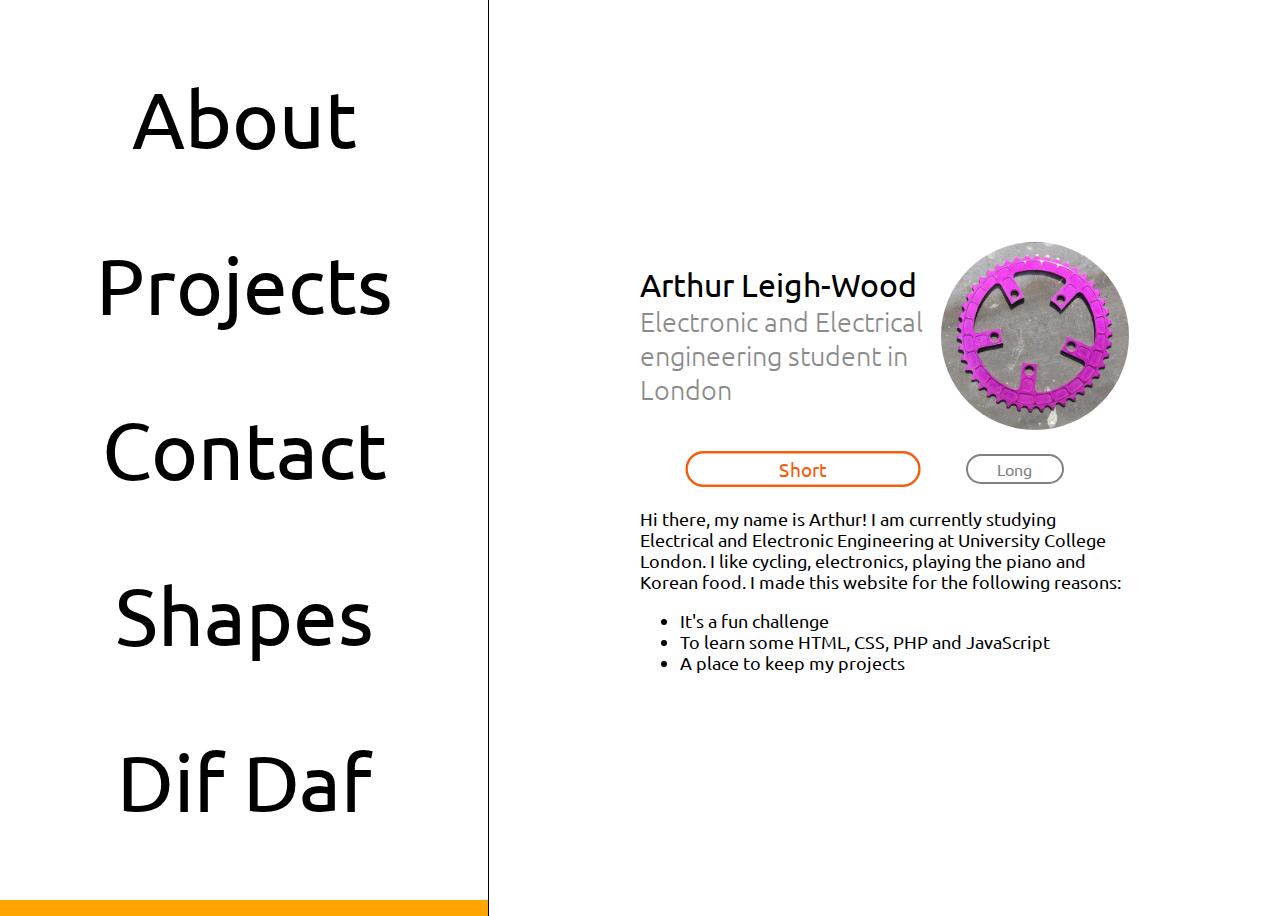
<file: Pages/aboutPage.html>
<!DOCTYPE html>
<html>

<head>
  <title>About</title>
  <meta name="viewport" content="width=device-width, initial-scale=1.0"> 
  <link rel="stylesheet" href="../Styles/General.css" />
  <link rel="stylesheet" href="../Styles/sideBar.css" />
  <link rel="preconnect" href="https://fonts.googleapis.com">
  <link rel="preconnect" href="https://fonts.gstatic.com" crossorigin>
  <link href="https://fonts.googleapis.com/css2?family=Ubuntu:ital,wght@0,300;0,400;0,500;0,700;1,700&display=swap" rel="stylesheet">

  <link rel="stylesheet" href="../Styles/aboutPage.css" />

</head>

<body>

  <nav class='sidebar js-sidebar'>
  </nav>
<!--
  <?php
  #include("../modularContent/sidebar.php")
  ?>
-->
  <div class="aboutPage-RHS-content">

    <div class="aboutme-container">

      <div class="header-section">
        <div class="header-frame">
          <div class="name">Arthur Leigh-Wood</div>
          <div class="occupation">
            Electronic and Electrical engineering student in London
          </div>
        </div>

        <img src="../Images/profile-pic.png" />

      </div>
      <div class="toggles">
        <button class="about-me-button js-short-button" onclick="changeLength('short');">
          Short
        </button>
        <button class="about-me-button js-long-button" onclick="changeLength('long');">
          Long
        </button>
      </div>
      <div class="bio-text js-bio-text"></div>

    </div>

  </div>

  <script src="../Scripts/sidebar.js"></script>
  <script src="../Scripts/aboutPage.js"></script>
</body>

</html>
</file>
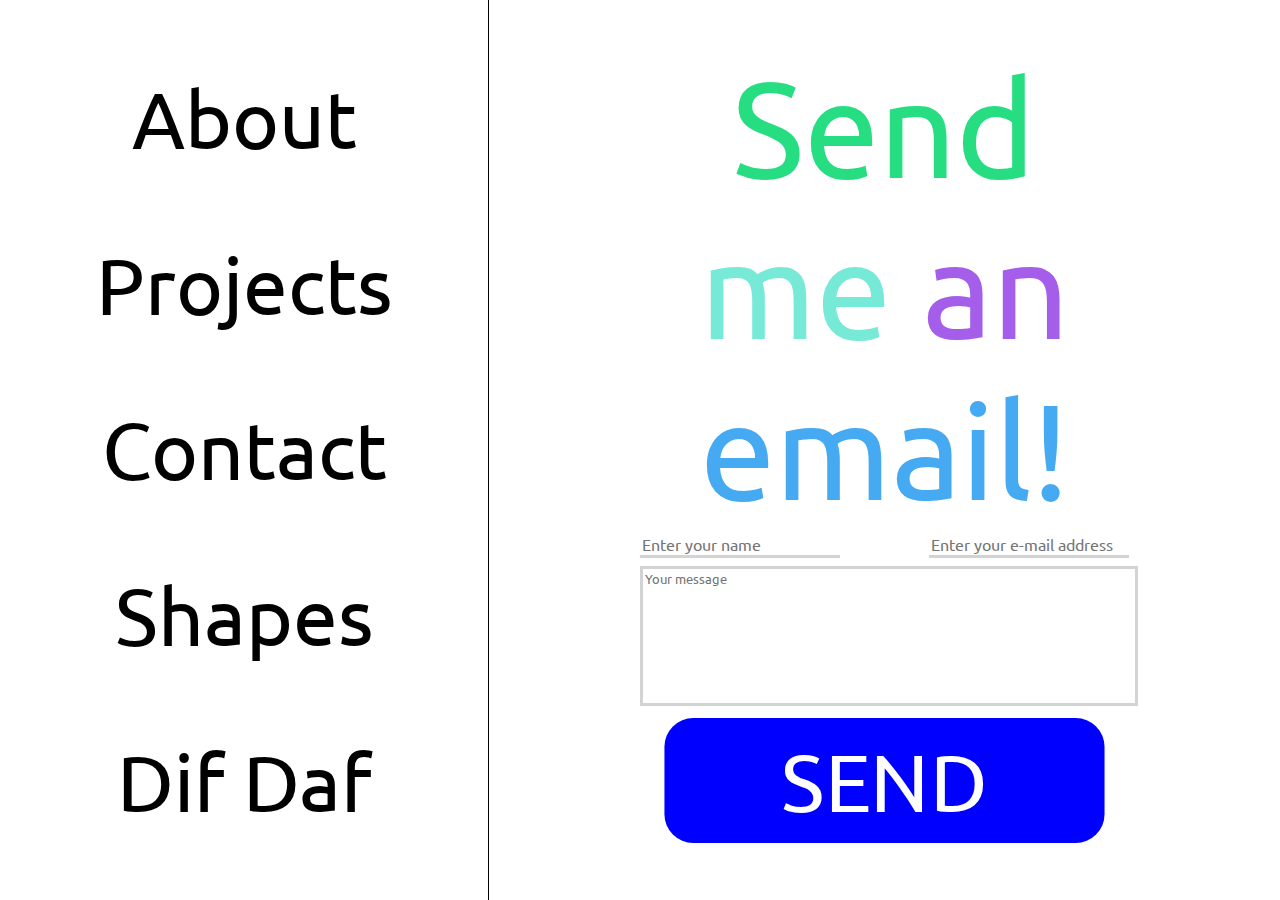
<file: Pages/contactPage.html>
<!DOCTYPE html>
<html>
	<head>
		<title>Contact</title>
		<meta name="viewport" content="width=device-width, initial-scale=1.0"> 
		<link rel="stylesheet" href="../Styles/General.css" />
		<link rel="stylesheet" href="../Styles/sideBar.css" />
		<link rel="preconnect" href="https://fonts.googleapis.com" />
		<link rel="preconnect" href="https://fonts.gstatic.com" crossorigin />
		<link
			href="https://fonts.googleapis.com/css2?family=Ubuntu:ital,wght@0,300;0,400;0,500;0,700;1,700&display=swap"
			rel="stylesheet"
		/>

		<link rel="stylesheet" href="../Styles/contactPage.css" />
	</head>

	<body>
		<!--
	<?php
	#include("../modularContent/sidebar.php")
	?>
	-->

		<nav class="sidebar js-sidebar"></nav>

		<div class="contactPage-RHS-content">
			<div class="contact-frame">
				<div class="contact-title-1 js-contact-title-1">
					<span class=" js-word"> Send</span>
					<span class=" js-word"> me </span>
					<span class=" js-word"> an</span>
					<span class=" js-word">email! </span>
				</div>
			

				<form 
				class="form-area"
				method="post"
				action="https://forms.un-static.com/forms/a21785f5a36f839cf7bab9b1b64aac9aebf7e927">
				<div class="name-email-box">
					<input class="contact-input-line" type="text" name="name" placeholder="Enter your name" required />
					<input
					class="contact-input-line"
					type="email"
					name="email"
					placeholder="Enter your e-mail address"
					required
				/>
				</div>
					<textarea  class ="message-box" name="message" placeholder="Your message"
					required></textarea>
					<button id="contact-send-button">SEND</button>
				</form>
		</div>
		<script src="../Scripts/sidebar.js"></script>
		<script src="../Scripts/contactPage.js"></script>
	</body>
</html>
</file>
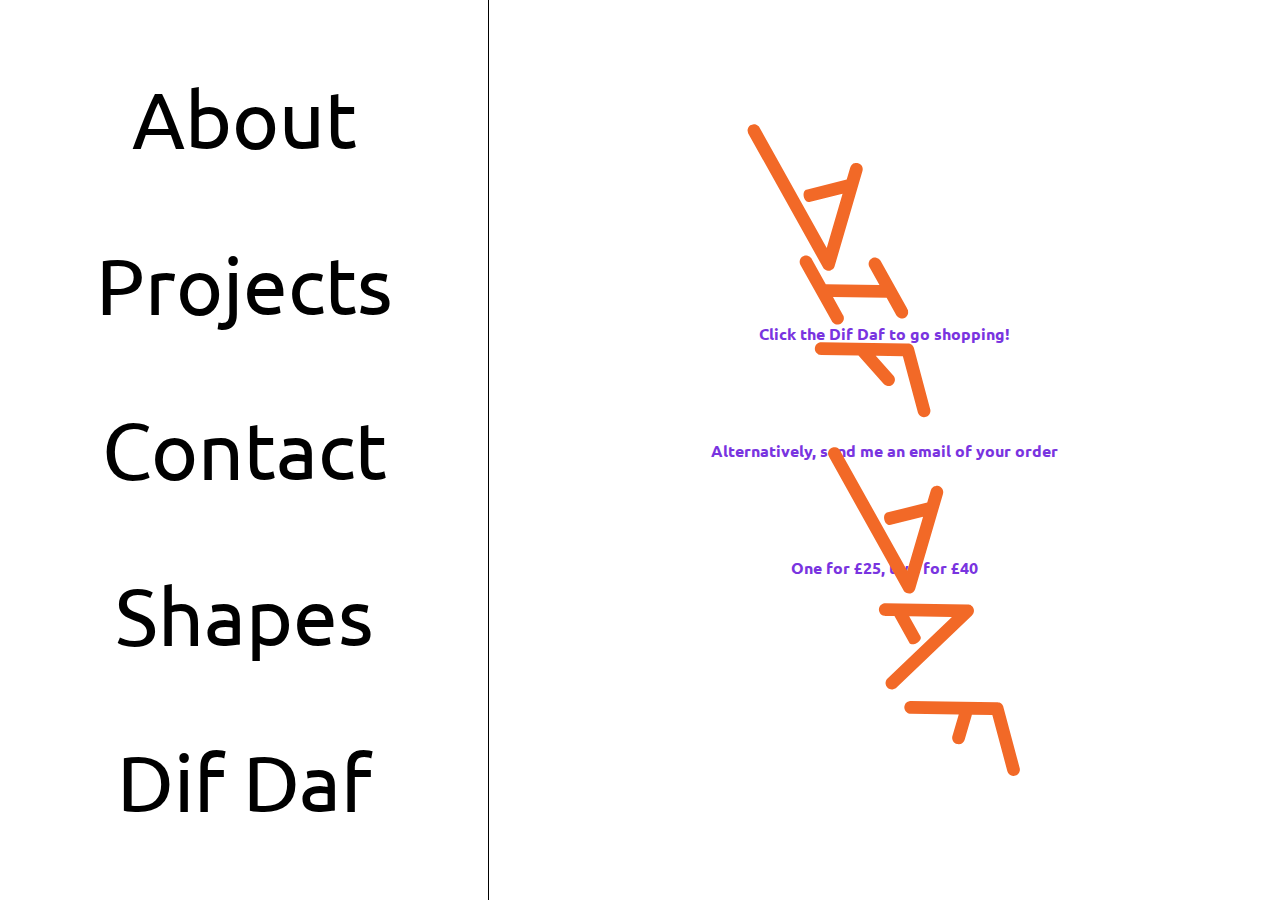
<file: Pages/DifDafPage.html>
<!DOCTYPE html>
<html>

<head>
	<title> Dif Daf</title>
	<meta name="viewport" content="width=device-width, initial-scale=1.0"> 
	<link rel="stylesheet" href="../Styles/General.css" />
	<link rel="stylesheet" href="../Styles/sideBar.css" />
	<link rel="preconnect" href="https://fonts.googleapis.com">
	<link rel="preconnect" href="https://fonts.gstatic.com" crossorigin>
	<link href="https://fonts.googleapis.com/css2?family=Ubuntu:ital,wght@0,300;0,400;0,500;0,700;1,700&display=swap" rel="stylesheet">

	<link rel="stylesheet" href="../Styles/DifDafPage.css" />

</head>

<body>

	<?php
	#	include("../modularContent/sidebar.php")
	?>

	<nav class='sidebar js-sidebar'>
	</nav>
	
	<div class="DifDafPage-RHS-content">
		<svg id="difdaf" width="50%" viewBox="0 0 1383 224" version="1.1" xmlns="http://www.w3.org/2000/svg" xmlns:xlink="http://www.w3.org/1999/xlink" xml:space="preserve" xmlns:serif="http://www.serif.com/" fill="#f26927"  onclick= "window.location.href='https://www.etsy.com/shop/DifDafDesign?ref=dashboard-header';" 
		
		
		style="fill-rule:evenodd;clip-rule:evenodd;stroke-linejoin:round;stroke-miterlimit:2;">
			<path d="M813.145,55.387L791.461,42.718C789.456,41.223 788.768,40.974 787.344,38.862C786.822,38.079 786.371,37.236 786.039,36.346C785.683,35.468 785.445,34.543 785.315,33.617C785.172,32.68 785.137,31.719 785.22,30.781C785.374,28.883 785.955,27.044 786.905,25.394C787.391,24.588 787.961,23.828 788.601,23.128C789.254,22.44 789.978,21.823 790.761,21.301C792.339,20.233 794.131,19.533 796.005,19.26C796.943,19.118 797.904,19.201 798.853,19.165C799.779,19.355 800.704,19.533 801.63,19.711L804.228,20.862L974.13,120.128L974.133,120.13C974.887,120.574 975.596,121.096 976.246,121.688C976.297,121.733 976.347,121.778 976.396,121.825C977.796,123.13 978.876,124.72 979.552,126.5C980.119,127.957 980.405,129.512 980.401,131.07C980.402,131.844 980.323,132.615 980.198,133.37C979.842,135.233 979.082,137.013 977.955,138.543C977.456,139.209 976.902,139.838 976.293,140.391C976.113,140.556 975.929,140.716 975.739,140.87C974.934,141.544 974.336,141.922 973.7,142.225C973.251,142.464 972.788,142.677 972.314,142.862C971.859,143.035 971.387,143.185 970.908,143.307L677.32,222.919C676.395,223.061 675.469,223.31 674.52,223.346C672.633,223.429 670.723,223.073 668.991,222.313C667.246,221.566 665.692,220.427 664.434,218.991C663.817,218.267 663.295,217.484 662.832,216.654C662.393,215.811 662.049,214.921 661.8,214.019C661.551,213.106 661.397,212.157 661.361,211.219C661.29,209.321 661.646,207.422 662.393,205.678C662.773,204.812 663.26,203.969 663.805,203.222C664.921,201.691 666.38,200.434 668.077,199.532C668.896,199.081 669.821,198.832 670.711,198.488L935.286,126.749L838.466,70.181L838.466,138.003C838.43,138.49 838.454,138.62 838.347,139.095C838.181,139.997 837.766,140.875 837.161,141.694C836.425,142.678 835.393,143.556 834.159,144.28C833.316,144.755 832.391,145.17 831.406,145.479C830.409,145.799 829.353,146.048 828.285,146.191C826.648,146.392 824.963,146.392 823.349,146.191C821.712,145.965 820.146,145.55 818.781,144.933C817.618,144.435 816.598,143.818 815.767,143.082C814.581,142.073 813.774,140.875 813.394,139.641C813.288,139.285 813.216,138.917 813.169,138.549C813.157,138.383 813.157,138.193 813.145,138.003L813.145,55.387ZM151.797,55.393L130.101,42.718C129.342,42.148 128.523,41.674 127.823,41.021C126.447,39.728 125.367,38.126 124.691,36.346C124.335,35.468 124.097,34.543 123.955,33.617C123.812,32.68 123.789,31.719 123.872,30.781C124.026,28.883 124.607,27.044 125.557,25.394C126.043,24.588 126.613,23.828 127.242,23.128C127.894,22.44 128.63,21.823 129.413,21.301C130.184,20.767 131.05,20.328 131.928,19.984C134.302,19.058 135.002,19.26 137.505,19.165C138.431,19.355 139.344,19.533 140.282,19.711L142.88,20.862L312.782,120.128L312.802,120.144C313.576,120.599 314.299,121.135 314.96,121.745C314.99,121.771 315.019,121.798 315.048,121.825C316.448,123.13 317.516,124.72 318.204,126.5C318.536,127.366 318.786,128.292 318.928,129.229C318.997,129.725 319.036,130.228 319.047,130.731C319.073,131.5 319.022,132.268 318.899,133.022C318.802,133.643 318.658,134.252 318.477,134.841C318.405,135.069 318.326,135.297 318.241,135.522C317.838,136.596 317.29,137.615 316.607,138.543C316.244,139.037 315.842,139.511 315.409,139.948C315.002,140.361 314.568,140.747 314.108,141.102C313.503,141.585 313.011,141.897 312.507,142.149C311.508,142.695 310.438,143.108 309.327,143.367L15.972,222.919C15.035,223.061 14.121,223.31 13.172,223.346C11.285,223.429 9.375,223.073 7.643,222.313C6.776,221.946 5.934,221.471 5.175,220.913C4.415,220.344 3.715,219.715 3.098,218.991C2.469,218.267 1.935,217.484 1.484,216.654C0.595,214.969 0.084,213.118 0.013,211.219C-0.034,210.27 0.049,209.321 0.227,208.383C0.559,206.509 1.33,204.753 2.457,203.222C3.585,201.691 5.032,200.434 6.717,199.532C7.548,199.081 8.473,198.832 9.351,198.488L273.936,126.749L177.118,70.186L177.118,138.003C177.094,138.49 177.106,138.62 176.999,139.095C176.833,139.997 176.418,140.875 175.813,141.694C175.077,142.678 174.045,143.556 172.811,144.28C171.767,144.874 170.58,145.36 169.311,145.716C168.29,145.989 167.199,146.179 166.107,146.286C164.469,146.416 162.785,146.345 161.183,146.06C159.581,145.787 158.074,145.301 156.745,144.624C155.879,144.185 155.096,143.663 154.419,143.082C153.233,142.073 152.414,140.875 152.046,139.641C151.94,139.285 151.856,138.917 151.821,138.549C151.809,138.383 151.809,138.193 151.797,138.003L151.797,55.393ZM1040.39,16.951C1040.44,16.947 1040.49,16.944 1040.54,16.94C1040.83,16.928 1041.11,16.928 1041.42,16.928C1041.71,16.94 1042.01,16.952 1042.3,16.976C1042.69,17.024 1042.94,17.047 1043.18,17.08L1043.18,17.08L1043.18,17.081C1043.42,17.113 1043.66,17.155 1044.03,17.237C1044.55,17.355 1045.04,17.502 1045.53,17.68C1045.66,17.722 1045.78,17.767 1045.91,17.816C1047.67,18.521 1049.25,19.599 1050.51,20.98L1050.62,21.097C1051.27,21.812 1051.83,22.595 1052.3,23.437L1155.27,203.926C1155.65,204.792 1156.13,205.634 1156.4,206.536C1156.95,208.351 1157.09,210.262 1156.78,212.148C1156.5,214.035 1155.78,215.815 1154.69,217.381C1154.17,218.152 1153.54,218.888 1152.84,219.529C1151.44,220.81 1149.77,221.759 1147.95,222.317C1147.05,222.578 1146.1,222.756 1145.16,222.827C1144.23,222.898 1143.27,222.851 1142.33,222.709C1141.39,222.554 1140.46,222.305 1139.6,221.961C1137.83,221.249 1136.25,220.157 1134.96,218.757C1134.33,218.057 1133.84,217.239 1133.29,216.479L1045.55,62.701L1023.78,144.9L1068.41,132.791C1068.79,132.708 1068.9,132.672 1069.29,132.637C1069.59,132.613 1069.89,132.625 1070.2,132.66C1070.36,132.672 1070.5,132.708 1070.67,132.732C1070.82,132.767 1070.96,132.803 1071.13,132.85C1071.3,132.898 1071.44,132.945 1071.6,133.005C1071.91,133.111 1072.22,133.266 1072.54,133.432C1073.79,134.108 1075,135.212 1076.05,136.624C1076.84,137.691 1077.54,138.925 1078.12,140.254C1078.59,141.37 1078.96,142.532 1079.24,143.731C1079.52,144.929 1079.69,146.14 1079.76,147.326C1079.8,148.738 1079.71,150.103 1079.45,151.349C1079.15,152.796 1078.63,154.054 1077.94,155.039C1077.33,155.881 1076.62,156.534 1075.82,156.925C1075.45,157.103 1075.34,157.115 1074.97,157.246L1016.31,173.141L1011.59,190.947C1011.38,191.706 1011.34,191.896 1011.02,192.62C1010.23,194.53 1008.95,196.215 1007.36,197.532C1006.44,198.268 1005.43,198.885 1004.34,199.348C1003.26,199.811 1002.11,200.131 1000.95,200.261C999.488,200.451 997.993,200.38 996.558,200.06C995.11,199.728 993.734,199.146 992.5,198.339C991.266,197.556 990.162,196.536 989.272,195.361C988.204,193.949 987.445,192.312 987.042,190.603C986.697,189.167 986.626,187.672 986.792,186.213C986.887,185.418 986.959,185.24 987.136,184.469L1029,26.338L1029.25,25.495C1029.53,24.665 1029.91,23.858 1030.36,23.098C1030.55,22.792 1030.74,22.494 1030.95,22.204L1030.98,22.163C1031.21,21.84 1031.46,21.529 1031.73,21.23C1032.19,20.702 1032.7,20.211 1033.23,19.764C1033.58,19.484 1033.95,19.222 1034.32,18.979C1034.53,18.843 1034.74,18.712 1034.96,18.587C1036.09,17.944 1036.84,17.648 1037.62,17.452C1037.72,17.423 1037.82,17.394 1037.92,17.367C1038.7,17.161 1039.5,17.025 1040.31,16.957L1040.36,16.95L1040.39,16.951ZM1231.43,18.344C1231.51,17.474 1231.68,16.602 1231.94,15.763C1232.32,14.482 1232.92,13.283 1233.68,12.192C1234.43,11.112 1235.37,10.151 1236.42,9.356C1237.9,8.229 1239.63,7.446 1241.45,7.066C1241.97,6.959 1242.49,6.9 1243.03,6.852C1243.3,6.829 1243.55,6.817 1243.83,6.805L1369.36,4.717C1369.62,4.717 1369.89,4.717 1370.15,4.728C1370.85,4.776 1371.03,4.776 1371.73,4.906C1373.04,5.12 1374.31,5.547 1375.47,6.176C1376.88,6.923 1378.15,7.932 1379.18,9.142C1380.05,10.151 1380.75,11.29 1381.26,12.512C1381.77,13.734 1382.08,15.039 1382.18,16.357C1382.3,17.946 1382.14,19.56 1381.67,21.079C1381.27,22.337 1380.69,23.547 1379.93,24.639C1379.17,25.73 1378.24,26.691 1377.18,27.486C1375.69,28.602 1373.96,29.385 1372.14,29.753C1371.62,29.871 1371.1,29.942 1370.57,29.99C1370.31,30.002 1370.03,30.014 1369.78,30.026L1254.01,31.962L1243.6,71.258C1243.83,71.346 1244.06,71.441 1244.29,71.544C1244.56,71.674 1244.85,71.793 1245.12,71.947C1245.26,72.019 1245.39,72.102 1245.51,72.173L1288.37,97.197C1288.5,97.28 1288.62,97.363 1288.76,97.434C1289.14,97.695 1289.52,97.956 1289.89,98.253C1290.97,99.119 1291.91,100.163 1292.65,101.338C1293.31,102.358 1293.83,103.509 1294.16,104.696C1294.48,105.871 1294.65,107.117 1294.62,108.339C1294.6,110.202 1294.15,112.041 1293.34,113.702C1292.52,115.351 1291.35,116.834 1289.9,117.997C1288.7,118.958 1287.33,119.694 1285.86,120.169C1284.24,120.691 1282.53,120.892 1280.84,120.726C1279.61,120.631 1278.4,120.335 1277.24,119.872C1276.83,119.694 1276.41,119.504 1276,119.279C1275.85,119.207 1275.72,119.136 1275.59,119.053L1236.93,96.462L1212.42,189.002C1212.2,189.774 1212.16,189.975 1211.84,190.711C1211.24,192.099 1210.41,193.381 1209.38,194.472C1208.56,195.338 1207.6,196.11 1206.55,196.703C1205.52,197.308 1204.38,197.771 1203.22,198.056C1201.16,198.566 1198.99,198.542 1196.95,198.008C1195.21,197.534 1193.56,196.691 1192.17,195.552C1191,194.591 1190,193.428 1189.25,192.123C1188.65,191.091 1188.18,189.952 1187.9,188.777C1187.61,187.614 1187.5,186.404 1187.54,185.205C1187.57,184.6 1187.65,183.995 1187.76,183.402C1187.82,183.117 1187.89,182.809 1187.96,182.524L1231.43,18.344ZM634.931,4.718C635.064,4.719 635.198,4.722 635.328,4.728C636.028,4.776 636.206,4.776 636.906,4.906C638.2,5.12 639.481,5.547 640.656,6.176C642.056,6.923 643.326,7.932 644.358,9.142C645.212,10.151 645.924,11.29 646.434,12.512C646.945,13.734 647.253,15.039 647.36,16.357C647.479,17.946 647.312,19.56 646.85,21.079C646.446,22.337 645.865,23.547 645.105,24.639C644.346,25.73 643.409,26.691 642.353,27.486C640.87,28.602 639.125,29.385 637.322,29.753C636.8,29.871 636.278,29.942 635.744,29.99C635.483,30.002 635.21,30.014 634.961,30.026L519.174,31.963L505.38,84.069L551.807,59.687C552.282,59.449 552.401,59.378 552.899,59.177C553.635,58.88 554.406,58.631 555.201,58.488C555.794,58.37 556.399,58.287 556.981,58.251C557.194,58.239 557.396,58.239 557.598,58.227C557.788,58.239 557.989,58.239 558.191,58.239C558.405,58.263 558.595,58.263 558.808,58.287C559.2,58.322 559.591,58.37 559.983,58.453C561.169,58.666 562.332,59.046 563.4,59.592C564.658,60.233 565.809,61.075 566.782,62.084C567.624,62.95 568.324,63.935 568.894,65.002C569.451,66.07 569.855,67.221 570.104,68.396C570.412,69.974 570.424,71.612 570.14,73.19C569.879,74.578 569.38,75.907 568.704,77.141C567.814,78.707 566.568,80.083 565.109,81.151C564.788,81.377 564.444,81.602 564.1,81.804C563.922,81.899 563.744,82.006 563.578,82.101L496.589,117.276L477.601,189.002C477.577,189.074 477.555,189.145 477.533,189.218L477.407,189.653C477.386,189.725 477.364,189.797 477.34,189.869C477.138,190.438 476.901,190.996 476.628,191.53C476.082,192.609 475.382,193.594 474.552,194.472C473.721,195.338 472.772,196.11 471.728,196.703C470.434,197.462 468.987,197.984 467.492,198.234C466.317,198.447 465.095,198.483 463.908,198.329C461.808,198.091 459.779,197.308 458.059,196.098C456.587,195.054 455.33,193.689 454.428,192.123C453.823,191.091 453.36,189.952 453.087,188.777C452.707,187.317 452.624,185.787 452.79,184.292C452.885,183.497 452.956,183.307 453.134,182.524L496.594,18.4C496.648,17.768 496.748,17.14 496.894,16.523C497.262,14.968 497.926,13.497 498.84,12.192C499.611,11.112 500.549,10.151 501.593,9.356C503.076,8.229 504.808,7.446 506.624,7.066C507.146,6.959 507.668,6.9 508.19,6.852C508.475,6.829 508.736,6.817 508.997,6.805L634.533,4.717L634.931,4.718ZM370.682,42.868L331.215,53.572L330.526,53.739C330.052,53.834 329.577,53.905 329.091,53.952C327.18,54.142 325.223,53.869 323.407,53.181C322.28,52.754 321.224,52.172 320.263,51.437C319.29,50.713 318.447,49.847 317.735,48.874C316.857,47.711 316.217,46.394 315.801,45.018C315.315,43.392 315.149,41.695 315.327,40.01C315.481,38.575 315.873,37.163 316.501,35.869C317.249,34.339 318.281,32.962 319.551,31.859C320.642,30.898 321.876,30.126 323.241,29.592C323.822,29.367 323.977,29.32 324.606,29.142L430.422,0.439C431.039,0.285 431.205,0.249 431.845,0.142C432.32,0.071 432.795,0.024 433.269,0.012C433.518,0 433.756,0.012 433.993,0C434.242,0.012 434.48,0.024 434.729,0.036C434.966,0.071 435.203,0.083 435.453,0.119C435.927,0.19 436.39,0.285 436.865,0.392C438.265,0.759 439.594,1.341 440.804,2.16C442.394,3.239 443.746,4.687 444.708,6.348C445.669,8.021 446.25,9.908 446.357,11.842C446.44,13.052 446.345,14.25 446.084,15.425C445.835,16.6 445.384,17.739 444.803,18.795C444.102,20.053 443.189,21.204 442.097,22.153C441.006,23.114 439.772,23.885 438.419,24.419C437.826,24.656 437.671,24.692 437.042,24.87L398.894,35.217L371.592,138.338L411.405,127.542C412.081,127.376 412.247,127.34 412.935,127.233C413.612,127.138 413.79,127.138 414.49,127.103C414.751,127.115 415.012,127.115 415.261,127.115C415.961,127.174 416.127,127.162 416.815,127.281C418.097,127.494 419.343,127.91 420.494,128.503C421.894,129.227 423.14,130.188 424.184,131.35C425.394,132.715 426.296,134.329 426.83,136.073C427.364,137.817 427.506,139.68 427.257,141.472C427.079,142.753 426.711,144.023 426.154,145.186C425.596,146.372 424.86,147.452 423.958,148.401C422.902,149.552 421.621,150.489 420.221,151.154C419.746,151.391 419.272,151.593 418.773,151.747C418.524,151.83 418.275,151.901 418.026,151.985L294.162,185.576L293.391,185.742C292.893,185.848 292.383,185.92 291.86,185.967C290.033,186.121 288.194,185.86 286.485,185.231C285.275,184.781 284.112,184.152 283.092,183.357C281.858,182.396 280.814,181.221 280.007,179.868C279.058,178.314 278.464,176.558 278.263,174.754C278.12,173.461 278.18,172.144 278.441,170.874C278.69,169.593 279.141,168.371 279.77,167.22C280.529,165.867 281.526,164.633 282.724,163.636C283.721,162.806 284.86,162.129 286.058,161.631C286.699,161.382 286.877,161.346 287.53,161.133L343.376,145.989L370.682,42.868Z" />
		</svg>
		<div class="dif-daf-info"> Click the Dif Daf to go shopping!</div>
		<div class="dif-daf-info"> Alternatively, send me an email of your order </div>
		<div class="dif-daf-info"> One for £25, two for £40 </div>

	</div>

	<script src="../Scripts/sidebar.js"></script>
	<script src="../Scripts/DifDafPage.js"></script>
</body>

</html>
</file>
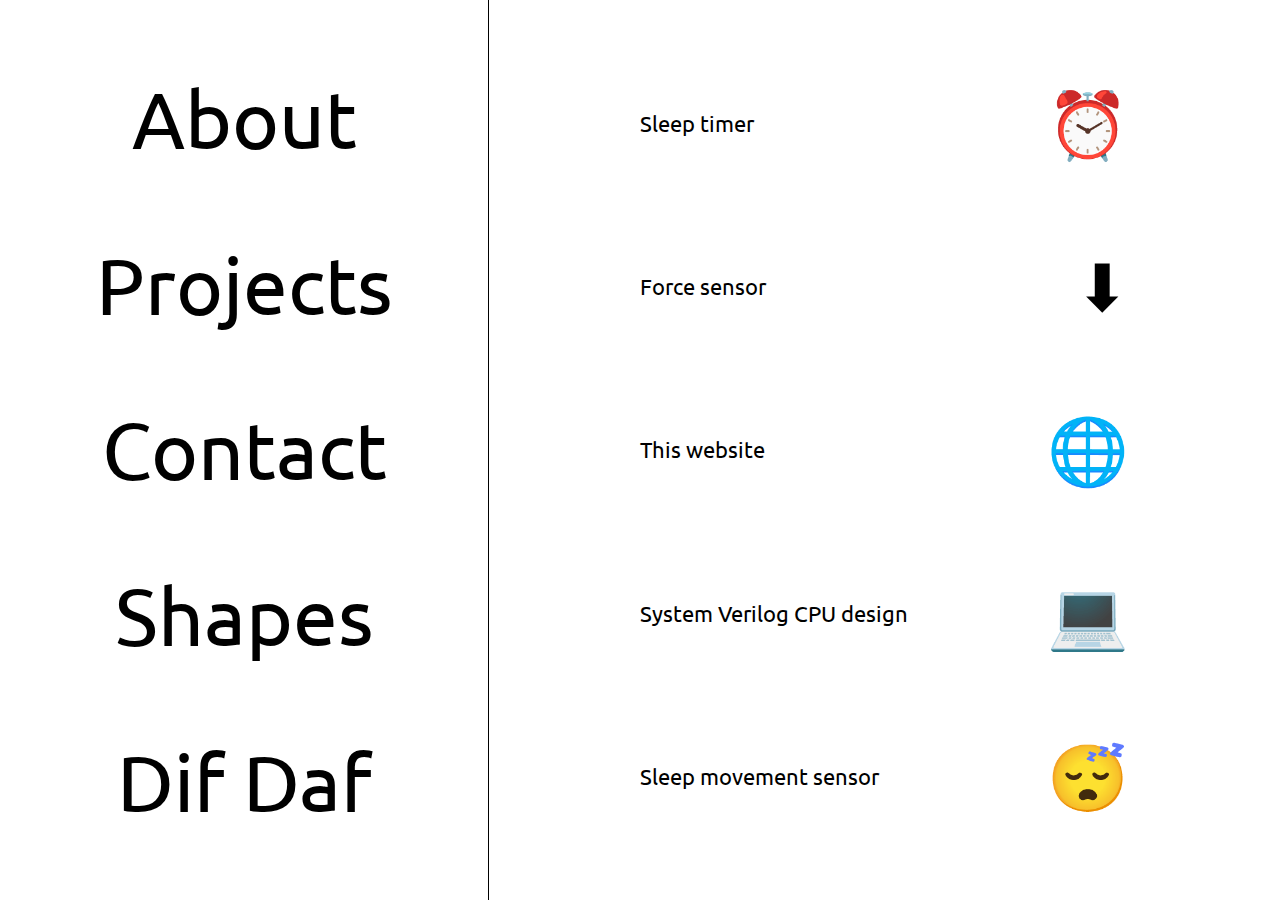
<file: Pages/projectPage.html>
<!DOCTYPE html>
<html>

<head>
	<title>Projects</title>
	<meta name="viewport" content="width=device-width, initial-scale=1.0"> 
	<link rel="stylesheet" href="../Styles/General.css" />
	<link rel="stylesheet" href="../Styles/sideBar.css" />
	<link rel="preconnect" href="https://fonts.googleapis.com">
	<link rel="preconnect" href="https://fonts.gstatic.com" crossorigin>
	<link href="https://fonts.googleapis.com/css2?family=Ubuntu:ital,wght@0,300;0,400;0,500;0,700;1,700&display=swap" rel="stylesheet">

	<link rel="stylesheet" href="../Styles/projectPage.css" />

</head>

<body>

	<?php
	#include("../modularContent/sidebar.php")
	?>

	<nav class='sidebar js-sidebar'>
</nav>

	<div class="projectPage-RHS-content">
		<div class="projects-container js-projects-container">


			<!--Below code is just a reference of the basic frame of a project item, can be ingored, is replaced by js-->
			<div class="project-title-container">
				<a href="u" class="nostyle project-title js-project-title" data-project-Id="001">Sleep timer!</a>
				<div class="project-emoji">&#9200</div>
			</div>

		
		</div>

	</div>

  <script src="../Scripts/sidebar.js"></script>
	<script type="module" src="../Scripts/projectPage.js"></script>
</body>

</html>
</file>
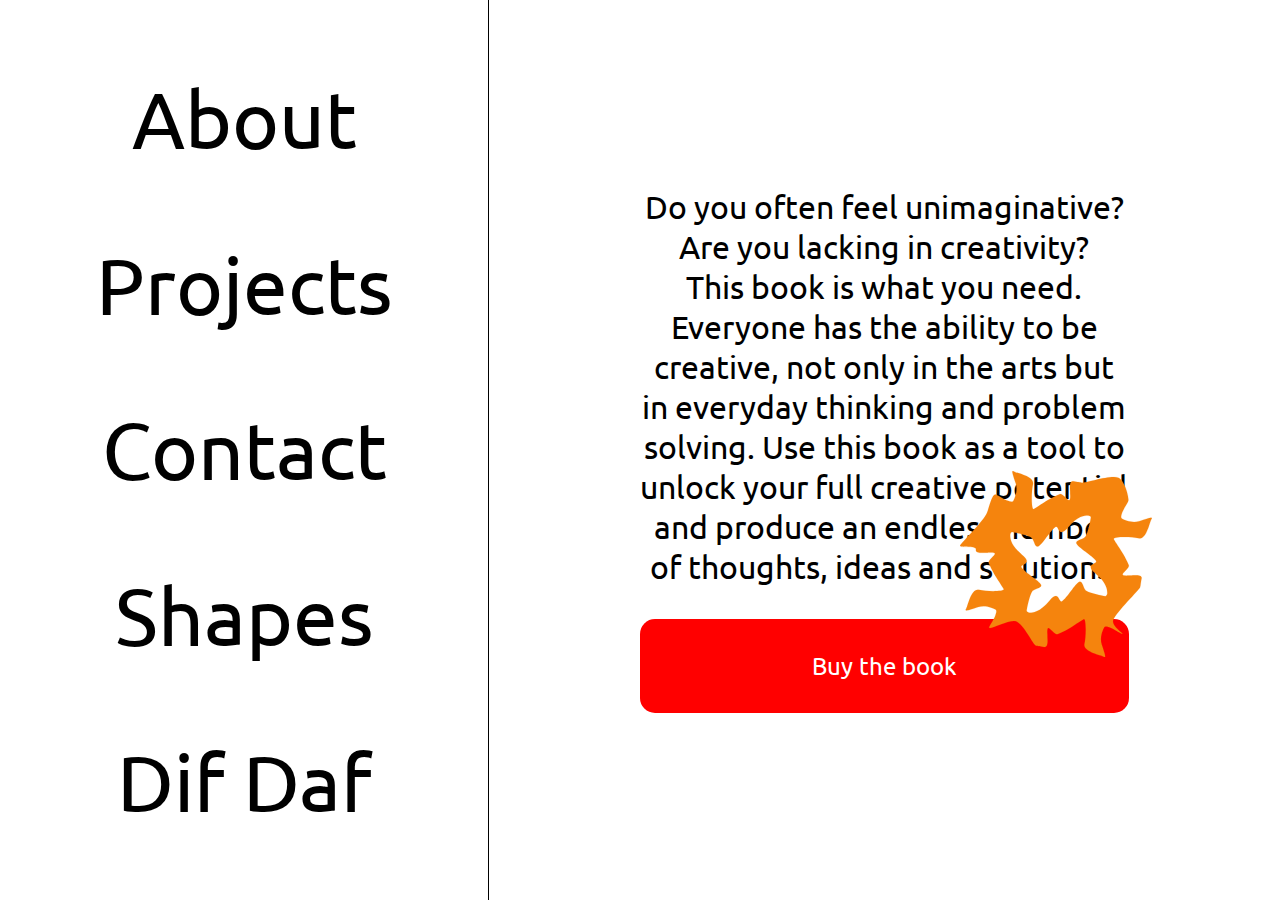
<file: Pages/shapesPage.html>
<!DOCTYPE html>
<html>

<head>
  <title> Shapes: Creative Inspiration</title>
  <meta name="viewport" content="width=device-width, initial-scale=1.0"> 
  <link rel="stylesheet" href="../Styles/General.css" />
  <link rel="stylesheet" href="../Styles/sideBar.css" />
  <link rel="preconnect" href="https://fonts.googleapis.com">
  <link rel="preconnect" href="https://fonts.gstatic.com" crossorigin>
  <link href="https://fonts.googleapis.com/css2?family=Ubuntu:ital,wght@0,300;0,400;0,500;0,700;1,700&display=swap" rel="stylesheet">

  <link rel="stylesheet" href="../Styles/shapesPage.css" />

</head>

<body>

  <?php
  #include("../modularContent/sidebar.php")
  ?>

<nav class='sidebar js-sidebar'>
</nav>

<div class="shapesPage-RHS-content js-playground">

<svg width="15vw" viewBox="0 0 1320 1281" id="shape" fill="#f5840d" version="1.1" xmlns="http://www.w3.org/2000/svg" xmlns:xlink="http://www.w3.org/1999/xlink" xml:space="preserve" stroke="none" xmlns:serif="http://www.serif.com/" style="fill-rule:evenodd;clip-rule:evenodd;stroke-linejoin:round;stroke-miterlimit:2;">
  <path d="M367.383,204.632C377.498,185.184 399.143,133.614 383.608,86.695C360.728,17.588 351.414,-9.172 369.54,2.738C387.666,14.648 514.176,36.784 501.804,90.565C489.432,144.346 489.289,271.665 507.832,261.683C526.374,251.702 581.628,213.653 611.11,196.597C634.915,182.825 657.797,171.318 684.725,159.345C704.366,150.612 738.36,202.832 750.438,201.261C762.516,199.69 756.563,156.057 757.193,149.918C758.822,134.057 746.995,64.431 777.94,70.717C808.884,77.004 820.594,76.259 837.197,80.815C853.799,85.371 1035.24,24.935 1088.59,45.618C1132.01,62.453 1162.87,182.471 1157.27,204.912C1153.9,218.399 1122.86,263.605 1115.73,284.236C1110.89,298.249 1101.33,321.857 1114.48,328.697C1133.93,338.812 1185.5,360.457 1232.42,344.922C1301.53,322.042 1328.29,312.728 1316.38,330.854C1304.47,348.98 1282.33,475.49 1228.55,463.118C1174.77,450.746 1047.45,450.603 1057.43,469.146C1067.41,487.688 1105.46,542.942 1122.52,572.424C1136.29,596.229 1147.8,619.111 1159.77,646.039C1168.5,665.68 1116.28,699.674 1117.85,711.752C1119.42,723.83 1163.06,717.877 1169.2,718.508C1185.06,720.136 1254.68,708.309 1248.4,739.254C1242.11,770.198 1242.86,781.908 1238.3,798.511C1233.74,815.113 1073.99,970.333 1053.3,1023.68C1036.47,1067.1 1136.64,1124.19 1114.2,1118.58C1100.71,1115.21 1055.51,1084.18 1034.88,1077.05C1020.87,1072.2 997.258,1062.64 990.417,1075.8C980.302,1095.24 958.657,1146.81 974.192,1193.73C997.073,1262.84 1006.39,1289.6 988.26,1277.69C970.135,1265.78 843.624,1243.64 855.996,1189.86C868.369,1136.08 868.511,1008.76 849.969,1018.75C831.426,1028.73 776.172,1066.78 746.69,1083.83C722.885,1097.6 700.003,1109.11 673.076,1121.08C653.434,1129.82 619.44,1077.6 607.362,1079.17C595.284,1080.74 601.237,1124.37 600.607,1130.51C598.978,1146.37 610.805,1216 579.86,1209.71C548.916,1203.42 537.206,1204.17 520.604,1199.61C504.001,1195.06 438.975,1053.86 385.63,1033.17C342.208,1016.34 194.928,1097.96 200.532,1075.52C203.9,1062.03 234.938,1016.82 242.069,996.192C246.913,982.179 256.471,958.572 243.318,951.731C223.87,941.616 172.3,919.971 125.381,935.506C56.274,958.387 29.514,967.7 41.424,949.574C53.334,931.449 75.47,804.938 129.251,817.31C183.032,829.683 310.351,829.825 300.369,811.283C290.387,792.74 252.339,737.486 235.283,708.004C221.511,684.199 210.004,661.317 198.031,634.39C189.298,614.748 241.518,580.754 239.947,568.676C238.376,556.598 194.743,562.551 188.604,561.921C172.743,560.292 103.117,572.119 109.403,541.174C115.69,510.23 -4.43,530.507 0.126,513.904C4.683,497.301 164.44,342.082 185.122,288.736C201.958,245.314 221.157,156.242 243.598,161.846C257.085,165.214 302.291,196.252 322.922,203.383C336.935,208.227 360.543,217.785 367.383,204.632ZM358.391,419.311C350.934,418.399 345.112,432.852 345.102,437.515C345.062,456.118 342.615,505.571 425.781,575.194C508.948,644.818 407.204,638.126 422.868,662.783C444.759,697.239 545.331,753.82 557.125,781.933C567.509,806.685 506.652,807.99 493.637,831.465C477.115,861.263 460.903,936.965 457.997,960.723C457.085,968.18 471.538,974.002 476.201,974.012C494.804,974.052 544.257,976.5 613.88,893.333C683.504,810.166 676.812,911.911 701.469,896.246C735.925,874.355 792.505,773.784 820.619,761.989C845.371,751.605 846.676,812.462 870.151,825.478C899.949,841.999 975.651,858.211 999.409,861.117C1006.87,862.029 1012.69,847.576 1012.7,842.913C1012.74,824.311 1015.19,774.857 932.019,705.234C848.852,635.61 950.597,642.302 934.932,617.645C913.041,583.189 812.47,526.609 800.675,498.495C790.291,473.743 851.148,472.438 864.164,448.963C880.685,419.165 896.897,343.463 899.803,319.705C900.715,312.248 886.262,306.426 881.599,306.416C862.997,306.376 813.543,303.929 743.92,387.095C674.296,470.262 680.988,368.518 656.331,384.182C621.875,406.073 565.295,506.645 537.181,518.439C512.429,528.823 511.124,467.966 487.649,454.951C457.851,438.429 382.149,422.217 358.391,419.311Z" />
</svg>
<div class="shapes-info-frame">

<div class="shapes-info">Do you often feel unimaginative?<br>Are you lacking in creativity? <br>This book is what you need. Everyone has the ability to be creative, not only in the arts but in everyday thinking and problem solving. Use this book as a tool to unlock your full creative potential and produce an endless number of thoughts, ideas and solutions. </div>
<button onclick= "window.location.href='https\://www.amazon.co.uk/Shapes-Creative-Inspiration/dp/1527269035/ref=sr_1_1?crid=2TJ9H2A5D7JQO&keywords=shapes%3Acreative+inspiration&qid=1694018673&sprefix=shapes+creative+inspiration%2Caps%2C109&sr=8-1';" class="shapes-button js-shapes-button">Buy the book</button>
</div>


</div>
<script src="../Scripts/sidebar.js"></script>
<script src="../Scripts/shapesPage.js" charset="utf-8"></script>

</body>

</html>
</file>
<file: Styles/General.css>
*{
	font-family: 'Ubuntu', Arial;
}

body{
	margin: 0px;
	padding: 0px;
	position: relative;
	width: 100vw;
	height: 100vh;
	background-color: orange;
	overflow: hidden;
}



/*
 here maybe https://www.linkedin.com/pulse/how-using-rem-can-help-you-build-excellent-andr%C3%A9-fillype/
*/


/*
html {
  font-size: 100%;
  @media only screen and (max-width: 500px) {
    font-size: 70%;
  }
}

*/
</file>
<file: Styles/sideBar.css>
.sidebar{
  position: absolute;
  background-color: white;
  left:0px;
  width:38.2vw;
  height:100vh;
  display:flex;
  flex-direction:column;
  align-items:center;
  justify-content: space-evenly;
}

.sidebar-title{
  font-size: 5rem;
  font-weight: 400;
  /*margin: 0.3rem;*/
  transition: font-weight 0.15s, transform 0.15s;
}


@media only screen and (max-width:900px){
.sidebar-title{
  font-size:1.8rem;
}
}

.sidebar-title:hover{
  font-weight:700;
  /*font-style:italic;*/
  cursor:pointer;
}

a.nostyle:link, a.nostyle:visited {
  text-decoration: inherit;
  color: inherit;
}

a.difdaf:hover{
  color:#f35e0e;
}
</file>
<file: Styles/aboutPage.css>
.aboutPage-RHS-content {
	position: absolute;
	right: 0px;
	height:100vh;
	width: 61.8vw;
	background-color: white;
	display: flex;
	justify-content: center;
	align-items: center;
	border-left: 1px solid black;
	overflow-y: auto;
	/*padding-left: 1rem;*/
	padding-top:1rem;
	
}

.aboutme-container {
	display: flex;
	flex-direction: column;
	align-items: center;
	justify-content: center;
	width: 61.8%;
	height:auto;
	
}

.header-section {
	display: flex;
	flex-direction: row;
	justify-content: space-between;
	width: 100%;
	align-items: center;
}

.header-frame {
	/*width: 61.8%;*/
	height: 100%;
	display: flex;
	flex-direction: column;
	justify-content: center;
	height: 100%;
}

.name {
	font-weight: 400;
	font-size: 2rem;
}

.occupation {
	font-weight: 300;
	color: #8b8b8b;
	font-size: 1.7rem;
	padding-right: 0.5rem;
}

img {
	width: 188px;
	border-radius: 60%;
}

.toggles {
	width: 100%;
	display: flex;
	justify-content: space-evenly;
	padding-top: 1.5rem;
	padding-bottom: 1.5rem;
}

button.about-me-button {
	width: 20%;
	height: 30px;
	font-family: 'Ubuntu', Arial;
	font-size: 1rem;
	background-color: white;
	border: 2px solid gray;
	color: gray;
	border-radius: 15px;
	transition: font-weight 0.15s, transform 0.15s;
}

button.about-me-button:hover {
	cursor: pointer;
	border-color: #f35e0e;
	color: #f35e0e;
	transform: scale(1.2);
}

button.about-me-clicked {
	width: 40%;
	height: 30px;
	font-family: 'Ubuntu', Arial;
	background-color: white;
	border: 2px solid #f35e0e;
	color: #f35e0e;
	border-radius: 15px;
	transform: scale(1.2);
	transition: font-weight 0.15s, transform 0.15s;
}

.bio-text {
	font-size: 1.1rem;
	padding: 0;
	margin: 0;
}





@media(max-width:500px){
	button.about-me-button {
		width:50%;
	}

	.aboutme-container{
		padding-top:120vh;
		padding-bottom:10vh;
	}
	

}


@media (max-width: 1200px) {
	.header-section {
		flex-direction: column-reverse;
		align-items: center;
	}
	.header-frame {
		width: 100%;
		text-align: center;
	}

	.toggles{
		flex-direction: column;
		justify-content: center;
		align-items: center;
	}

	button.about-me-button{
		margin-bottom: 0.5rem;

	}
	
}
</file>
<file: Styles/contactPage.css>
.contactPage-RHS-content {
	position: absolute;
	right: 0px;
	height: 100vh;
	width: 61.8vw;
	background-color: white;
	display: flex;
	flex-direction: column;
	justify-content: center;
	align-items: center;
	border-left: 1px solid black;
	
}

.contact-frame {
	display: flex;
	flex-direction: column;
	justify-content: flex-start;
	align-items: center;
	/*background-color: lightblue;*/
	width: 61.8%;
	height: 90%;
	
}

.contact-title-1 {
	text-align: center;
	font-size:15vh;
	padding: 0;
/*	background-color: lightpink;*/
}



.form-area {
	display: flex;
	flex-direction: column;
/*	background-color: lightgreen;*/
	width: 100%;
	height: 100%;
}

.name-email-box {
	padding-top: 0.3rem;
	padding-bottom: 0.5rem;
	display: flex;
	justify-content: space-between;
/*	background-color: lightblue;*/
	width: 100%;
}

.contact-input-line {
	font-size: 1rem;
	border-top: none;
	border-right: none;
	border-left: none;
	border-bottom: 0.2rem solid lightgrey;
	outline: none;
	width:40%;

}

.message-box {
	width: 100%;
	height:100%;
	resize: none;
	border: 0.2rem solid lightgrey;
	overflow:auto;
	padding: 0.1rem;
	outline:none;
}

#contact-send-button {
	width: 100%;
	padding:1rem;
	background-color: blue;
	border: none;
	font-size: 10vh;
	font-weight: 400;
	transition: font-weight 0.15s;
	transition: transform 0.15s;
	color: white;
	border-radius: 2rem;
	margin-bottom: 0.3rem;
	margin-top:0.3rem;
	transform: scale(0.9);
	text-align: center;
}

#contact-send-button:hover {
	cursor: pointer;
	background-color: red;
	font-weight: 700;
	transform: initial;
}


@media(max-width:900px){

	.contactPage-RHS-content{
		padding-bottom: 10vh;
	}
	.contact-title-1{
		font-size: 10vh;
	}

	#contact-send-button{
		font-size: 5vh ;
		margin-bottom: 10vh;
	}

	.contact-input-line{
		font-size: 0.5rem;
	}

	
}
</file>
<file: Styles/DifDafPage.css>
.DifDafPage-RHS-content {
	position: absolute;
	right: 0px;
	height: 100vh;
	width: 61.8vw;
	background-color:white;
  display:flex;
	flex-direction: column;
  justify-content: center;
  align-items: center;
  border-left: 1px solid  black;
}

#difdaf{
	position:absolute;
	align-self:center;
	cursor:pointer;
	
}
/*
#difdaf:hover{
	transform: rotate(90deg);
}
*/

.dif-daf-info{
	padding:3rem;
}

.dif-daf-info{
	font-weight: 700;
	color: #7934e0;
}
</file>
<file: Styles/projectPage.css>
.projectPage-RHS-content {
	position: absolute;
	right: 0px;
	height: 100vh;
	width: 61.8vw;
	background-color: white;
	display: flex;
	justify-content: center;
	align-items: center;
	border-left: 1px solid black;
}

.projects-container {
	display: flex;
	flex-direction: column;
	justify-content: space-evenly;
	align-items: flex-start;
	width: 61.8%;
	height: 100%;
	


}

.project-title-container {
	display: flex;
	align-items: center;
	justify-content: space-between;
	width: 100%;
	
	
	
	
}

.project-title {
	/*font-size: 3rem;*/
	font-size: calc(1vw + 1vh);
	font-weight: 400;
	white-space: nowrap;
	max-width: 200%;
	/*margin: 2rem;*/
	transition: font-weight 0.15s, transform 0.15s;
	word-wrap: break-word;

}


@media (max-width: 500px) {
	.project-title{
		/*font-size: 1rem;*/
		font-size: calc(1vw + 1vh);
	}

	.projects-container{
		width: 90%;
	}

	.project-emoji{
		/*font-size: 1rem;*/
		font-size: calc(0.5vw + 0.5vh);
		padding-left: 0.2rem;
	}
	}


.project-emoji {
	font-size: 3rem;
	font-size: calc(3vw + 3vh);
	transition: all 0.7s;
	/*width: 5rem;*/
	text-align: center;
	padding-left: 1rem;
}

.project-title:hover {
	font-weight: 700;
	cursor: pointer;
}

/*
a.nostyle:link, a.nostyle:visited {
  text-decoration: inherit;
  color: inherit;
}
*/
</file>
<file: Styles/shapesPage.css>
.shapesPage-RHS-content {
	position: absolute;
	right: 0px;
	height: 100vh;
	width: 61.8vw;
	border-left: 1px solid black;
	background-color: white;
	display: flex;
	justify-content: center;
	align-items: center;
}

.shapes-info-frame {
	display: flex;
	flex-direction: column;
	justify-content: center;
	align-items: center;
	width: 61.8%;
	/*padding:1 rem;*/
	height: 100%;
}


.shapes-button{
	width:100%;
	padding:2rem;
	font-size:1.5rem;
	color: white;
	border-radius: 15px;
	background-color: red;
	border:none;
	font-family: 'Ubuntu', Arial;
	transition: font-weight 0.15s, transform 0.15s;
}

.shapes-button:hover{
	cursor: pointer;
	font-weight: 700;
	transform: scale(1.2,1.2);
}

	.shapes-info{
	font-size: 2rem;
	text-align: center;
	padding-bottom: 2rem;
}

@media (max-width: 500px) {
	.shapes-info{
		font-size: 1rem;
	}
	}

#shape {
	position: absolute;
  top:20px;
}
</file>
